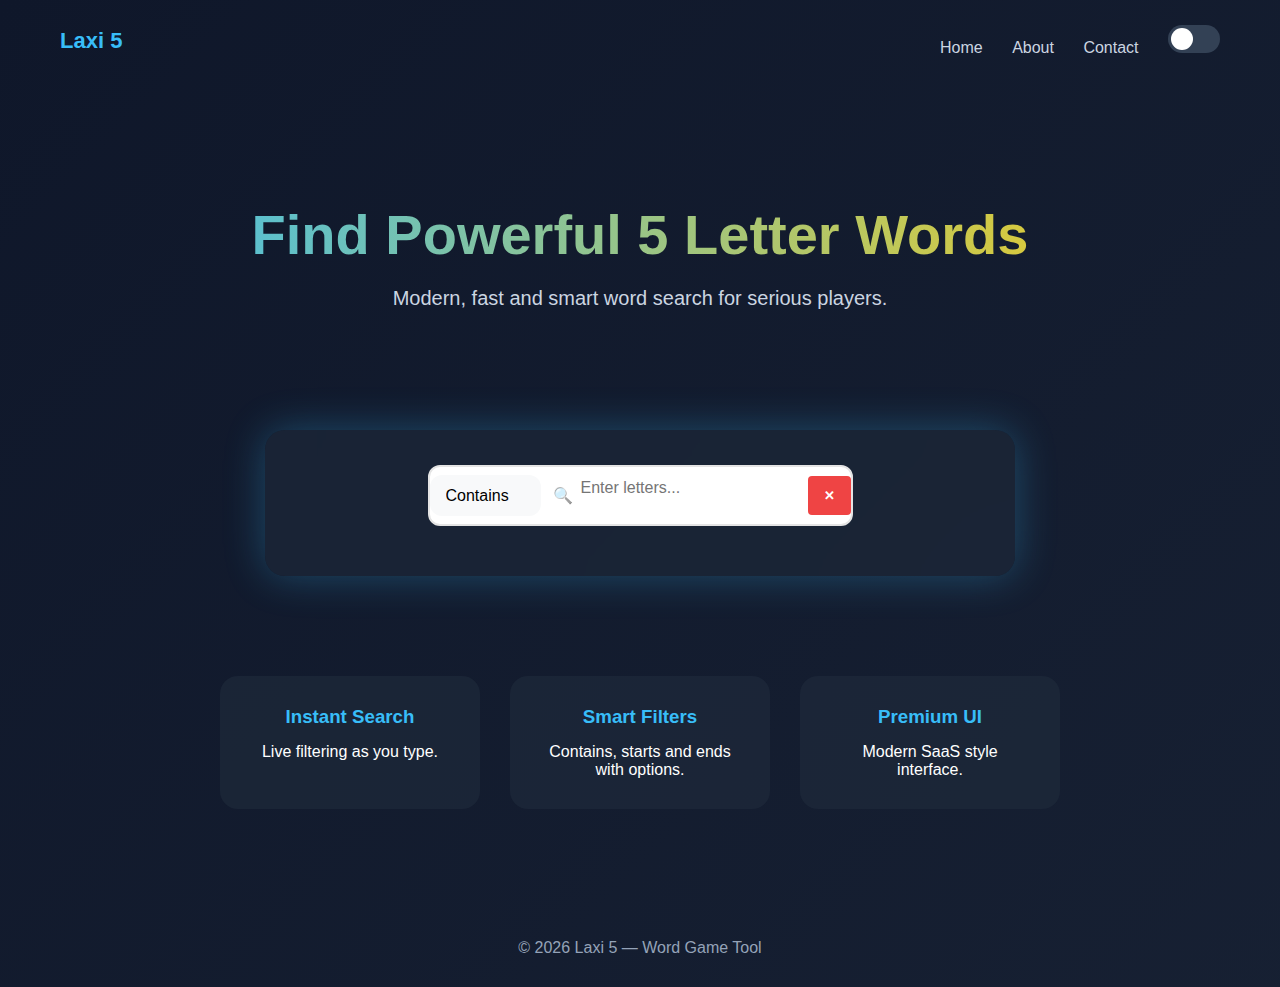
<file: index.html>
<!DOCTYPE html>
<html>
<head>
  <title>Laxi 5 - Smart Word Finder</title>
  <meta charset="UTF-8">
  <meta name="viewport" content="width=device-width, initial-scale=1.0">
<link rel="stylesheet" href="style.css">
</head>

<body>
<div class="blob blue"></div>
<div class="blob yellow"></div>
<div class="blob pink"></div>
<div class="blob green"></div>

<nav>
  <div class="logo">Laxi 5</div>
  <div>
    <a href="#">Home</a>
    <a href="#">About</a>
    <a href="#">Contact</a>
  

<div class="theme-toggle">
  <input type="checkbox" id="themeSwitch">
  <label for="themeSwitch" class="switch">
    <span class="slider"></span>
  </label>
</div>
   </div>
</nav>

<section class="hero">
  <h1>Find Powerful 5 Letter Words</h1>
  <p>Modern, fast and smart word search for serious players.</p>
</section>

<div class="search-wrapper">
  <div class="search-card">

    <div class="search-box">
     <div class="search-group">
    
    <div class="dropdown-wrapper">
      <select id="searchType">
        <option value="contains">Contains</option>
        <option value="starts">Starts With</option>
        <option value="ends">Ends With</option>
      </select>
    </div>

    <div class="input-wrapper">
      <span class="search-icon">🔍</span>
      <input type="text" id="searchInput" placeholder="Enter letters...">
    </div>

    <button id="clearBtn" type="button">✕</button>

  </div>
</div>

<!-- Tooltip for copy -->
<div id="copyToast">Copied!</div>
    <p id="wordCount"></p>
    <ul id="wordList"></ul>
  </div>
</div>

<section class="features">
  <div class="feature">
    <h3>Instant Search</h3>
    <p>Live filtering as you type.</p>
  </div>
  <div class="feature">
    <h3>Smart Filters</h3>
    <p>Contains, starts and ends with options.</p>
  </div>
  <div class="feature">
    <h3>Premium UI</h3>
    <p>Modern SaaS style interface.</p>
  </div>
</section>

<footer>
  © 2026 Laxi 5 — Word Game Tool
</footer>

<script src="words.js"></script>
<script src="script.js"></script>
<script>
const blobs = document.querySelectorAll('.blob');

document.addEventListener('mousemove', (e) => {
  const x = (e.clientX / window.innerWidth - 0.5) * 30; // horizontal offset
  const y = (e.clientY / window.innerHeight - 0.5) * 30; // vertical offset

  blobs.forEach((blob, index) => {
    const factor = (index + 1) * 0.3; // each blob moves differently
    blob.style.transform = `translate(${factor * x}px, ${factor * y}px)`;
  });
});
</script>
</body>
</html>
</file>
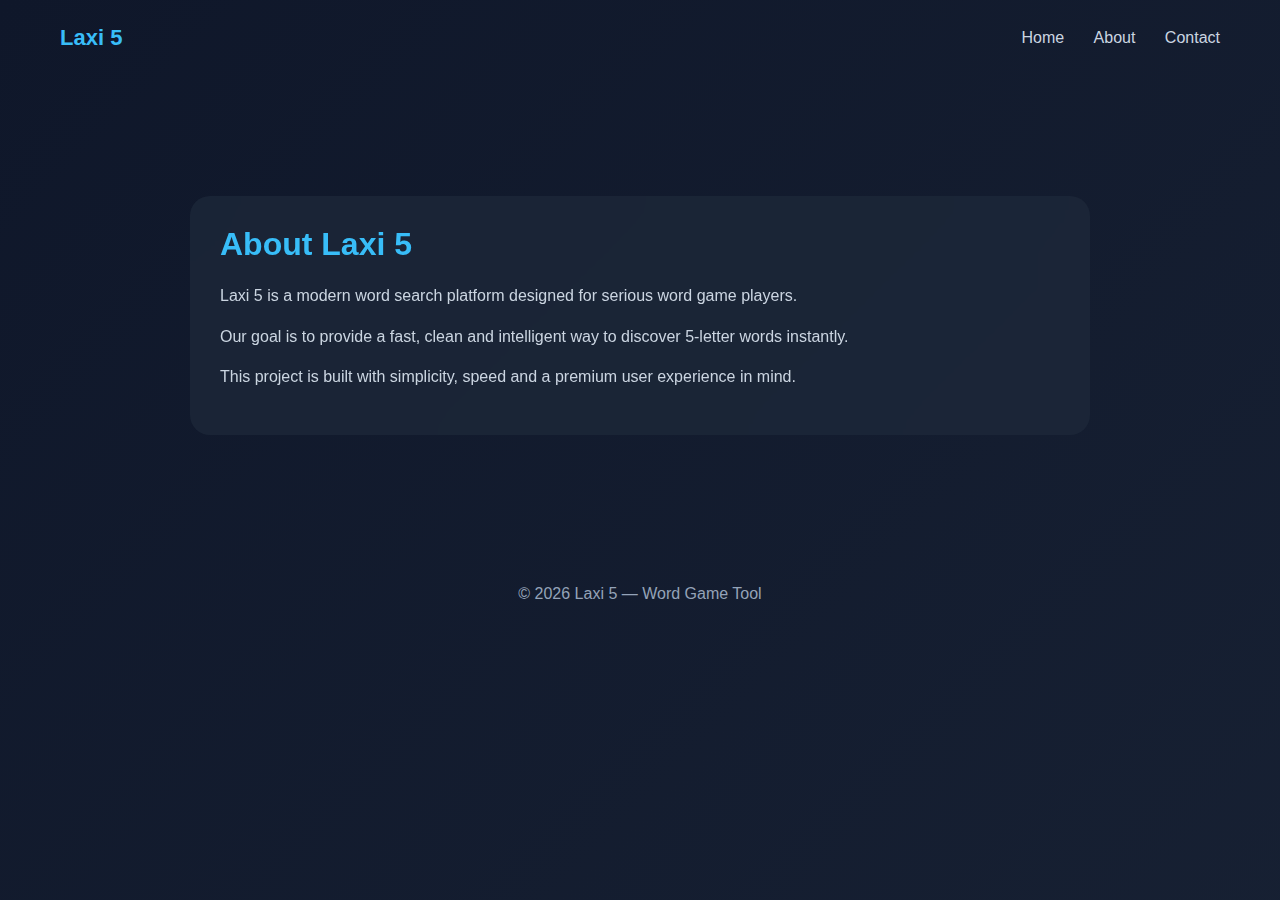
<file: about.html>
<!DOCTYPE html>
<html>
<head>
  <title>About - Laxi 5</title>
  <meta charset="UTF-8">
  <meta name="viewport" content="width=device-width, initial-scale=1.0">
<link rel="stylesheet" href="style.css">
</head>

<body>

<nav>
  <div class="logo">Laxi 5</div>
  <div>
    <a href="index.html">Home</a>
    <a href="about.html">About</a>
    <a href="contact.html">Contact</a>
  </div>
</nav>

<div class="container">
  <h1>About Laxi 5</h1>
  <p>Laxi 5 is a modern word search platform designed for serious word game players.</p>
  <p>Our goal is to provide a fast, clean and intelligent way to discover 5-letter words instantly.</p>
  <p>This project is built with simplicity, speed and a premium user experience in mind.</p>
</div>

<footer>
  © 2026 Laxi 5 — Word Game Tool
</footer>

</body>
</html>
</file>
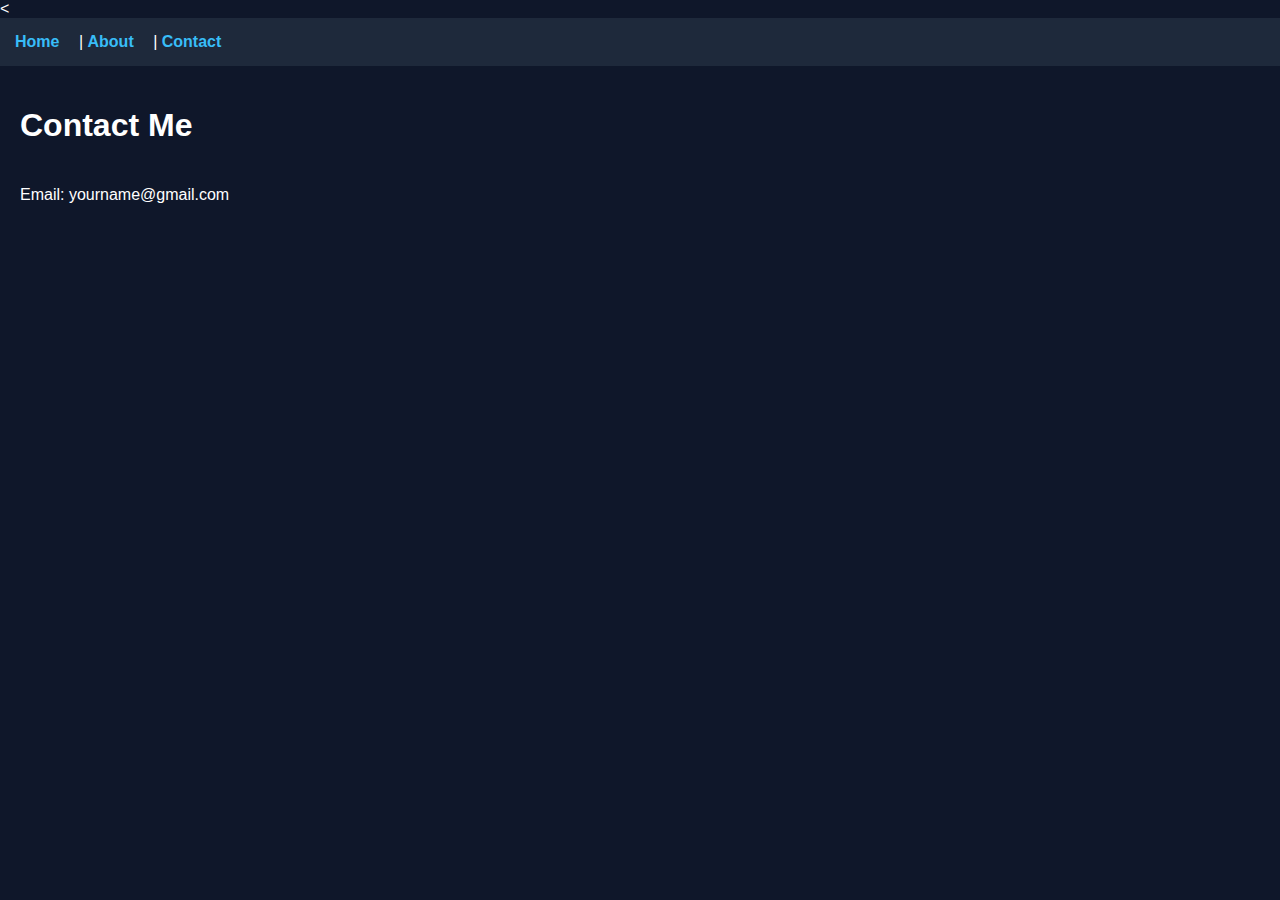
<file: Contact.html>
<!DOCTYPE html>
<html>
<<style>
  body {
    background-color: #0f172a;
    color: white;
    font-family: Arial;
    margin: 0;
  }

  nav {
    background: #1e293b;
    padding: 15px;
  }

  nav a {
    color: #38bdf8;
    text-decoration: none;
    margin-right: 15px;
    font-weight: bold;
  }

  nav a:hover {
    color: #facc15;
  }

  h1 {
    padding: 20px;
  }

  p {
    padding: 0 20px;
  }
</style>
  <title>Contact</title>
</head>
<body>

  <nav>
    <a href="index.html">Home</a> |
    <a href="about.html">About</a> |
    <a href="contact.html">Contact</a>
  </nav>

  <h1>Contact Me</h1>
  <p>Email: yourname@gmail.com</p>

</body>
</html>
</file>
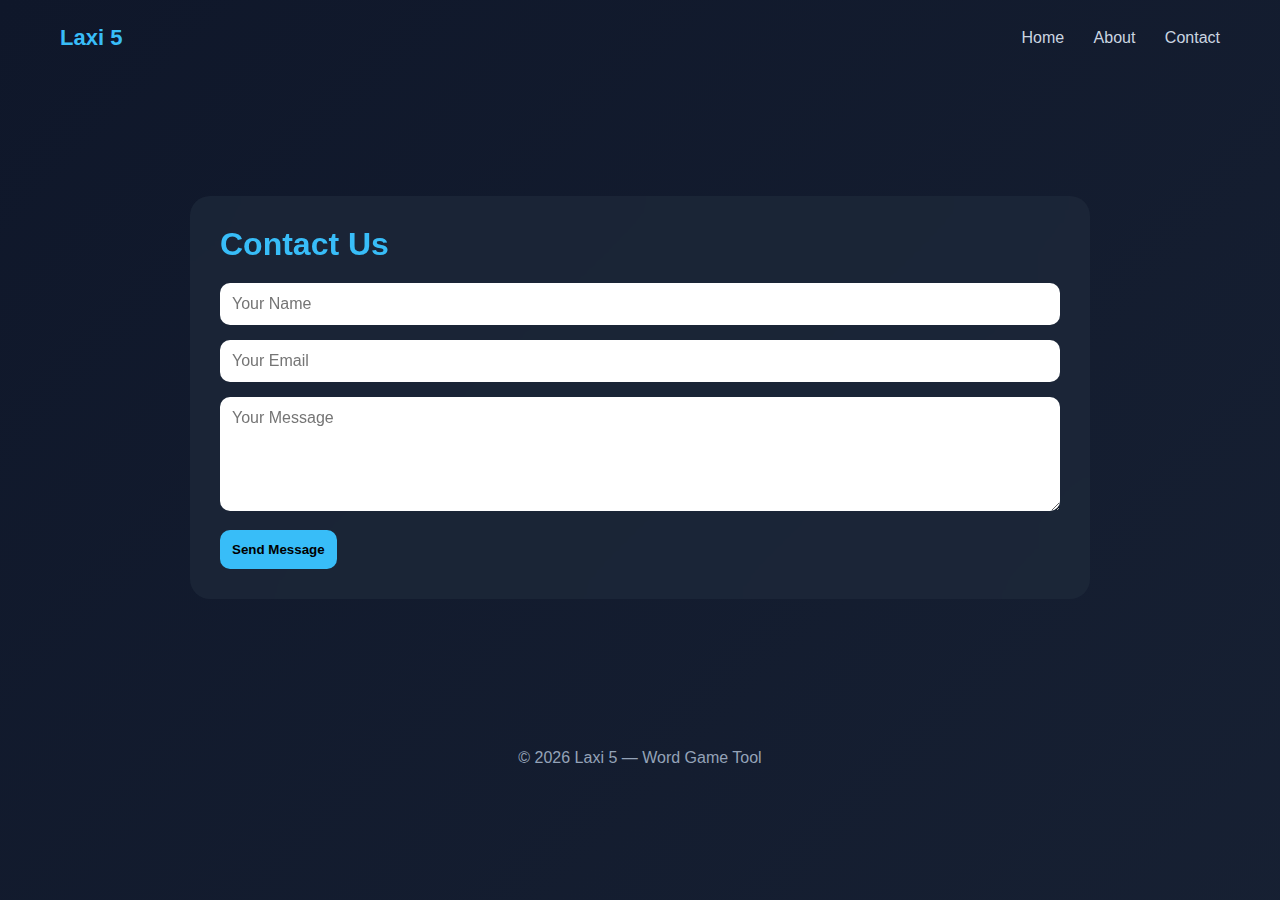
<file: contact.html>
<!DOCTYPE html>
<html>
<head>
  <title>Contact - Laxi 5</title>
  <meta charset="UTF-8">
  <meta name="viewport" content="width=device-width, initial-scale=1.0">
<link rel="stylesheet" href="style.css">
</head>

<body>

<nav>
  <div class="logo">Laxi 5</div>
  <div>
    <a href="index.html">Home</a>
    <a href="about.html">About</a>
    <a href="contact.html">Contact</a>
  </div>
</nav>

<div class="container">
  <h1>Contact Us</h1>

  <input type="text" placeholder="Your Name">
  <input type="email" placeholder="Your Email">
  <textarea rows="5" placeholder="Your Message"></textarea>
  <button>Send Message</button>
</div>

<footer>
  © 2026 Laxi 5 — Word Game Tool
</footer>

</body>
</html>
</file>
<file: style.css>
/* GLOBAL RESET */
* {
  margin: 0;
  padding: 0;
  box-sizing: border-box;
  font-family: 'Segoe UI', sans-serif;
}

body {
  background: linear-gradient(135deg, #0f172a, #1e293b, #0f172a);
  background-size: 400% 400%;
  animation: gradientMove 12s ease infinite;
  color: white;
  min-height: 100vh;
}

@keyframes gradientMove {
  0% { background-position: 0% 50%; }
  50% { background-position: 100% 50%; }
  100% { background-position: 0% 50%; }
}

/* NAVBAR */
nav {
  display: flex;
  justify-content: space-between;
  align-items: center;
  padding: 25px 60px;
}

.logo {
  font-size: 22px;
  font-weight: bold;
  color: #38bdf8;
}

nav a {
  text-decoration: none;
  color: #cbd5e1;
  margin-left: 25px;
  transition: 0.3s;
}

nav a:hover {
  color: #38bdf8;
}

/* HERO */
.hero {
  text-align: center;
  padding: 120px 20px 80px;
}

.hero h1 {
  font-size: 56px;
  font-weight: 700;
  background: linear-gradient(90deg, #38bdf8, #facc15);
  -webkit-background-clip: text;
  -webkit-text-fill-color: transparent;
}

.hero p {
  margin-top: 20px;
  font-size: 20px;
  color: #cbd5e1;
}

/* SEARCH */
.search-wrapper {
  display: flex;
  justify-content: center;
  margin-top: 40px;
}

.search-card {
  background: rgba(30,41,59,0.6);
  backdrop-filter: blur(20px);
  padding: 35px;
  border-radius: 20px;
  width: 90%;
  max-width: 750px;
  box-shadow: 0 0 40px rgba(56,189,248,0.3);
  transition: 0.4s;
}

.search-card:hover {
  transform: translateY(-5px);
  box-shadow: 0 0 50px rgba(56,189,248,0.5);
}



.search-box {
  display: flex;
  gap: 12px;
}

.search-box input,
.search-box select {
  flex: 1;
  padding: 14px;
  border-radius: 12px;
  border: none;
  font-size: 16px;
  outline: none;
}

#wordCount {
  margin-top: 15px;
  color: #38bdf8;
}

ul {
  list-style: none;
  margin-top: 15px;
  max-height: 220px;
  overflow-y: auto;
}
li {
  padding: 8px 0;
  border-bottom: 1px solid #334155;
}

/* FEATURES */
.features {
  display: flex;
  justify-content: center;
  gap: 30px;
  padding: 100px 20px;
  flex-wrap: wrap;
}

.feature {
  background: rgba(30,41,59,0.7);
  padding: 30px;
  border-radius: 18px;
  width: 260px;
  text-align: center;
  transition: 0.3s;
}

.feature:hover {
  transform: translateY(-8px);
  box-shadow: 0 0 30px rgba(56,189,248,0.4);
}

.feature h3 {
  margin-bottom: 15px;
  color: #38bdf8;
}

/* ABOUT & CONTACT CONTAINER */
.container {
  max-width: 900px;
  margin: 120px auto;
  padding: 30px;
  background: rgba(30,41,59,0.7);
  border-radius: 20px;
  backdrop-filter: blur(20px);
}

.container h1 {
  color: #38bdf8;
  margin-bottom: 20px;
}

.container p {
  margin-bottom: 15px;
  color: #cbd5e1;
  line-height: 1.6;
}

/* CONTACT FORM */
input, textarea {
  width: 100%;
  padding: 12px;
  margin-bottom: 15px;
  border-radius: 10px;
  border: none;
  font-size: 16px;
}

button {
  padding: 12px;
  border: none;
  border-radius: 10px;
  background: #38bdf8;
  font-weight: bold;
  cursor: pointer;
}

button:hover {
  background: #facc15;
}

/* FOOTER */
footer {
  text-align: center;
  padding: 30px;
  color: #94a3b8;
}
/* Highlight matching letters */
.highlight {
  background-color: #ffeb3b; /* bright yellow */
  color: #000;
  font-weight: bold;
  border-radius: 3px;
  padding: 0 2px;
}

/* Optional: make word list scrollable if too long */
#wordList {
  max-height: 400px;
  overflow-y: auto;
  padding-left: 0;
  margin-top: 10px;
}

#wordList li {
  list-style: none;
  padding: 4px 0;
  font-family: 'Poppins', sans-serif;
  font-size: 16px;
}
/* Buttons next to search */
.search-box button {
  margin-left: 8px;
  padding: 6px 10px;
  border: none;
  background-color: #007bff;
  color: #fff;
  font-weight: 500;
  border-radius: 4px;
  cursor: pointer;
  transition: background 0.2s;
}

.search-box button:hover {
  background-color: #0056b3;
}

/* Make words clickable */
#wordList li {
  cursor: pointer;
  transition: background 0.2s;
}

#wordList li:hover {
  background-color: #f0f0f0;
}
/* Search group container */
.search-group {
  display: flex;
  align-items: center;
  border: 2px solid #e4e4e4;
  border-radius: 12px;
  overflow: hidden;
  background: #fff;
  max-width: 650px;
  margin: 0 auto;
  transition: 0.2s ease;
}

.search-group:focus-within {
  border-color: #2563eb;
  box-shadow: 0 0 0 4px rgba(37,99,235,0.15);
}

/* Dropdown wrapper */
.dropdown-wrapper select {
  border: none;
  padding: 12px 16px;
  background: #f8f9fa;
  font-weight: 500;
  cursor: pointer;
  outline: none;
  appearance: none;
}

/* Input wrapper */
.input-wrapper {
  flex: 1;
  display: flex;
  align-items: center;
  padding: 0 12px;
}

.search-icon {
  margin-right: 8px;
  opacity: 0.6;
}

.input-wrapper input {
  flex: 1;
  border: none;
  padding: 12px 0;
  font-size: 16px;
  outline: none;
}

/* Clear button */
.search-group button {
  border: none;
  background: #ef4444;
  color: white;
  padding: 12px 16px;
  cursor: pointer;
  font-weight: bold;
  transition: 0.2s ease;
}

.search-group button:hover {
  background: #dc2626;
}

/* Word list hover */
#wordList li {
  cursor: pointer;
  padding: 6px 0;
  transition: 0.2s;
}

#wordList li:hover {
  background: #f3f4f6;
}

/* Copy Toast */
#copyToast {
  position: fixed;
  bottom: 30px;
  right: 30px;
  background: #111;
  color: #fff;
  padding: 10px 18px;
  border-radius: 8px;
  opacity: 0;
  transform: translateY(20px);
  transition: 0.3s ease;
  pointer-events: none;
}

#copyToast.show {
  opacity: 1;
  transform: translateY(0);
}
/* Theme Toggle Container */
.theme-toggle {
  display: inline-block;
  margin-left: 25px;
}

/* Hide checkbox */
#themeSwitch {
  display: none;
}

/* Switch base */
.switch {
  width: 52px;
  height: 28px;
  background: #334155;
  border-radius: 50px;
  position: relative;
  cursor: pointer;
  display: inline-block;
  transition: 0.3s ease;
}

/* Circle */
.slider {
  position: absolute;
  width: 22px;
  height: 22px;
  background: white;
  border-radius: 50%;
  top: 3px;
  left: 3px;
  transition: 0.3s ease;
}

/* Active state */
#themeSwitch:checked + .switch {
  background: #38bdf8;
}

#themeSwitch:checked + .switch .slider {
  transform: translateX(24px);
}

/* Smooth theme transition */
body {
  transition: background 0.5s ease, color 0.3s ease;
}

/* =========================
   ULTRA-COLORFUL PREMIUM LIGHT MODE
========================= */

body.light-mode {
  background: linear-gradient(135deg, #f0f9ff, #fef3c7, #ffe4e6);
  color: #0f172a;
  position: relative;
  overflow-x: hidden;
  transition: background 0.5s ease, color 0.3s ease;
}

/* Light-mode blobs */
body.light-mode .blob {
  position: fixed;
  width: 600px;
  height: 600px;
  border-radius: 50%;
  filter: blur(200px);
  opacity: 0.7;
  z-index: -1;
  transition: opacity 0.8s ease-in-out;
}

/* Blue blob - top-left */
body.light-mode .blob.blue {
  top: -200px;
  left: -200px;
  background: #3b82f6;
  animation: float1 18s ease-in-out infinite alternate;
}

/* Yellow blob - bottom-right */
body.light-mode .blob.yellow {
  bottom: -200px;
  right: -200px;
  background: #facc15;
  animation: float2 20s ease-in-out infinite alternate;
}

/* Pink blob - top-right */
body.light-mode .blob.pink {
  top: 50px;
  right: -250px;
  background: #ec4899;
  animation: float3 22s ease-in-out infinite alternate;
}

/* Green blob - bottom-left */
body.light-mode .blob.green {
  bottom: 50px;
  left: -250px;
  background: #22c55e;
  animation: float4 24s ease-in-out infinite alternate;
}

/* Floating animations */
@keyframes float1 {
  0% { transform: translate(0, 0) scale(1); }
  100% { transform: translate(140px, 100px) scale(1.1); }
}

@keyframes float2 {
  0% { transform: translate(0, 0) scale(1); }
  100% { transform: translate(-140px, -80px) scale(1.05); }
}

@keyframes float3 {
  0% { transform: translate(0, 0) scale(1); }
  100% { transform: translate(-100px, 120px) scale(1.08); }
}

@keyframes float4 {
  0% { transform: translate(0, 0) scale(1); }
  100% { transform: translate(100px, -120px) scale(1.07); }
}
.blob {
  transition: transform 0.3s ease-out, opacity 0.8s ease-in-out;
}

/* Navbar */
body.light-mode nav a {
  color: #475569;
}

body.light-mode nav a:hover {
  color: #2563eb;
}

/* Logo */
body.light-mode .logo {
  color: #2563eb;
}

/* Hero Text */
body.light-mode .hero p {
  color: #475569;
}


body.light-mode .search-card,
body.light-mode .feature,
body.light-mode .container {
  background: rgba(255,255,255,0.65);
  backdrop-filter: blur(20px);
  box-shadow: 0 20px 60px rgba(0,0,0,0.08);
}

/* Hover effect stays premium */
body.light-mode .search-card:hover {
  box-shadow: 0 25px 70px rgba(0,0,0,0.12);
}

/* Word count */
body.light-mode #wordCount {
  color: #2563eb;
}

/* Word list */
body.light-mode #wordList li {
  border-bottom: 1px solid #e2e8f0;
  color: #0f172a;
}

body.light-mode #wordList li:hover {
  background: #e2e8f0;
}

/* Search group border */
body.light-mode .search-group {
  border: 2px solid #cbd5e1;
  background: #ffffff;
}

/* Dropdown */
body.light-mode .dropdown-wrapper select {
  background: #f1f5f9;
  color: #0f172a;
}

/* Clear button */
body.light-mode .search-group button {
  background: #ef4444;
}

/* Features */
body.light-mode .feature {
  background: rgba(255,255,255,0.8);
  box-shadow: 0 10px 40px rgba(0,0,0,0.05);
}

body.light-mode .feature h3 {
  color: #2563eb;
}

/* Footer */
body.light-mode footer {
  color: #64748b;
}
</file>
